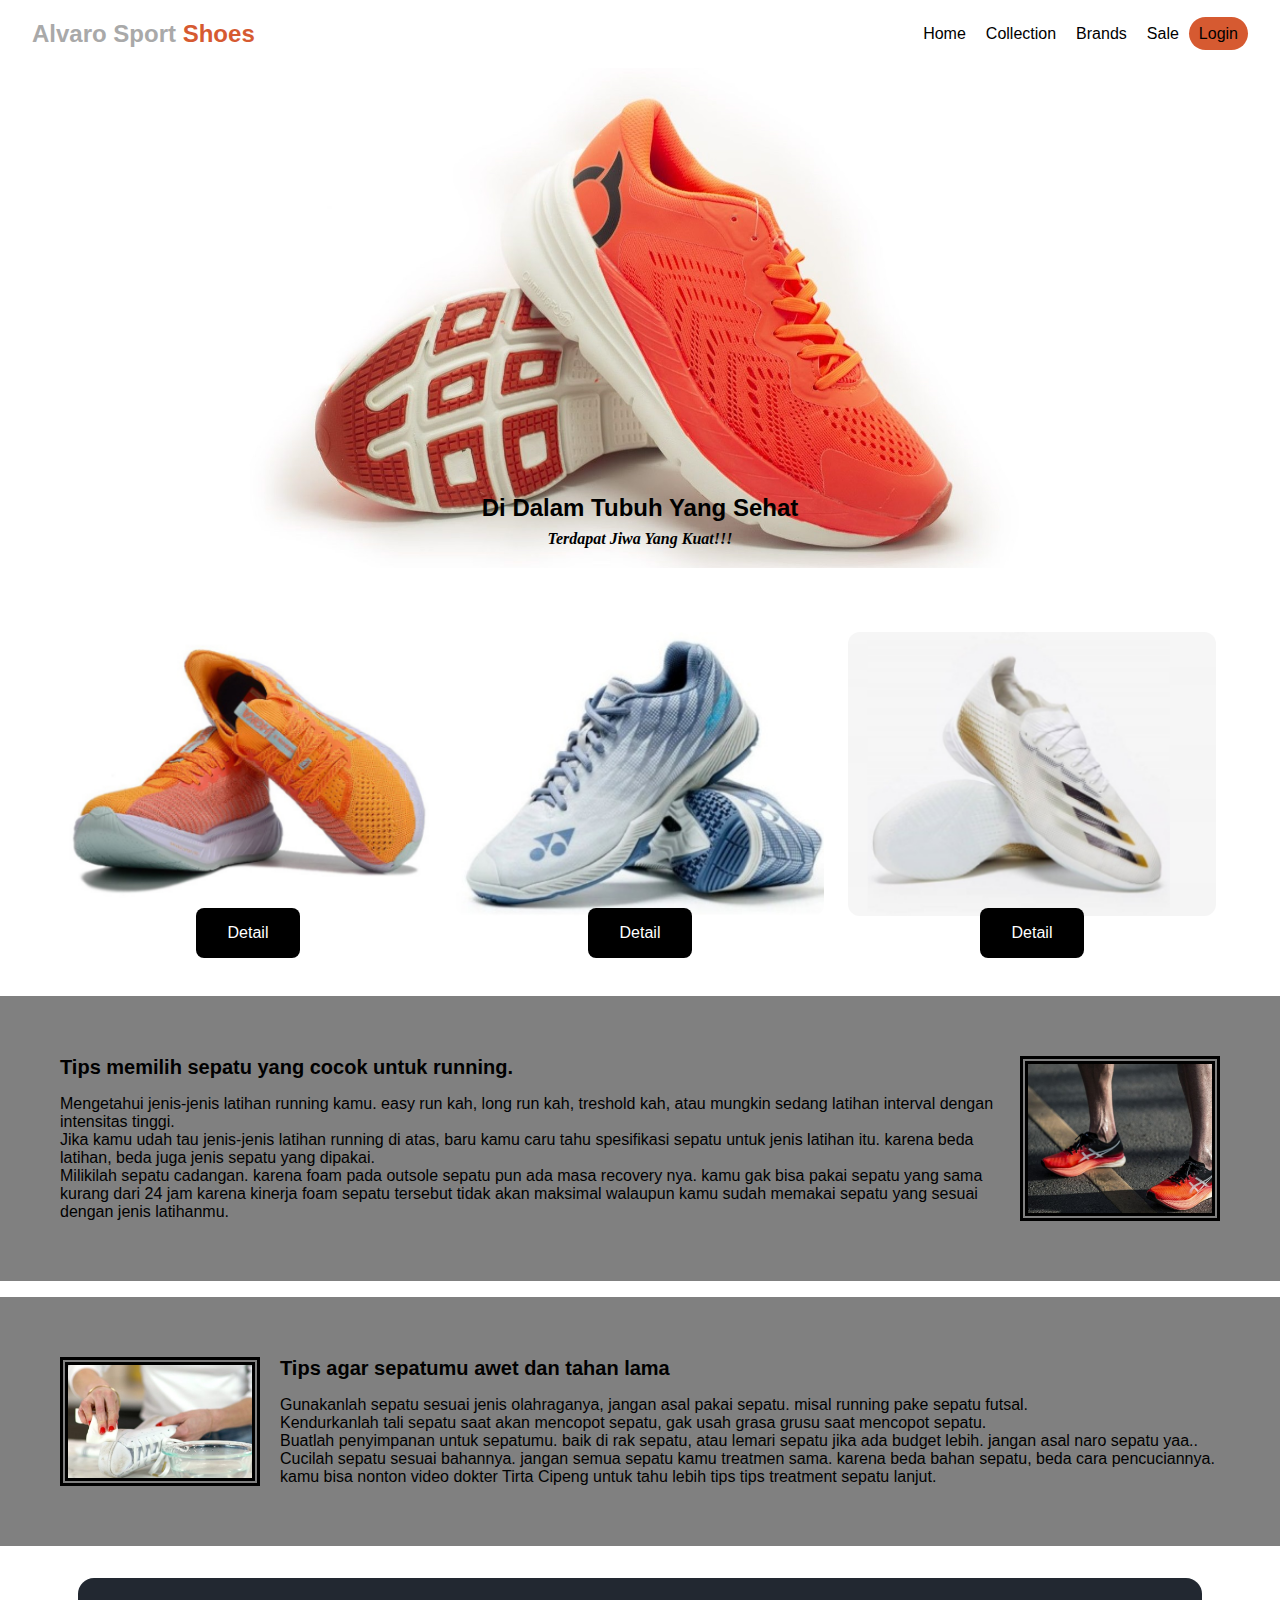
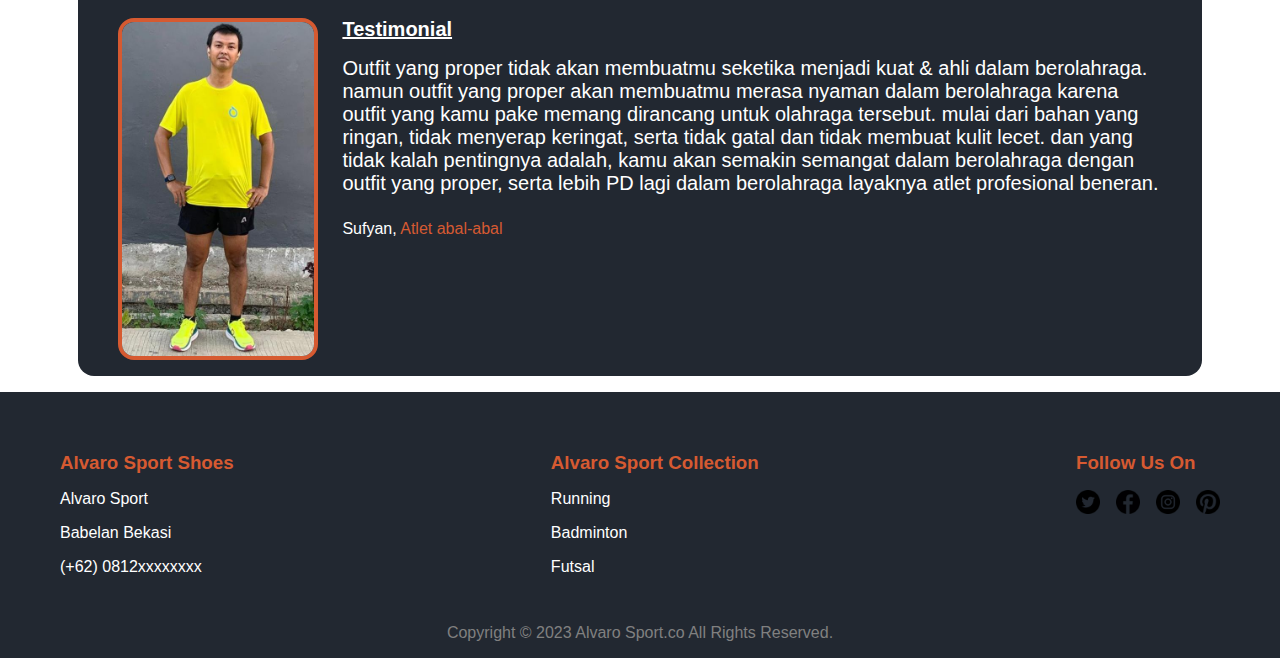
<file: index.html>
<!DOCTYPE html>
<html lang="en">
  <head>
    <meta charset="UTF-8" />
    <meta http-equiv="X-UA-Compatible" content="IE=edge" />
    <meta name="viewport" content="width=device-width, initial-scale=1.0" />
    <title>Alvaro Sport | Maksimalkan Olahragamu Dengan Outfit yang Proper</title>
    <link rel="stylesheet" type="text/css" href="css/style.css" />
    <link rel="stylesheet" href="css/home.css" />
  </head>
  <body>
    <!--navbar start-->
    <header class="navbar">
      <div class="navbar-logo">Alvaro Sport <span>Shoes</span></div>

      <ul class="navbar-list">
        <li class="navbar-item">
          <a class="navbar-link" href="index.html">Home</a>
        </li>

        <li class="navbar-item dropdown">
          <a class="navbar-link" href="collection.html">Collection</a>

          <ul class="dropdown-content">
            <li class="dropdown-item">
              <a class="dropdown-link" href="detail.html">Running</a>
            </li>
            <li class="dropdown-item">
              <a class="dropdown-link" href="detail.html">Badminton</a>
            </li>
            <li class="dropdown-item">
              <a class="dropdown-link" href="detail.html">Futsal</a>
            </li>
          </ul>
        </li>

        <li class="navbar-item dropdown">
          <a class="navbar-link" href="brands.html">Brands</a>
          <ul class="dropdown-content">
            <li class="dropdown-item">
              <a class="dropdown-link" href="detail.html">Ortuseight</a>
            </li>
            <li class="dropdown-item">
              <a class="dropdown-link" href="detail.html">Nineteen</a>
            </li>
            <li class="dropdown-item">
              <a class="dropdown-link" href="detail.html">Hoka</a>
            </li>
          </ul>
        </li>

        <li class="navbar-item">
          <a class="navbar-link" href="sale.html">Sale</a>
        </li>

        <li class="navbar-item">
          <a class="navbar-link navbar-button" href="login.html">Login</a>
        </li>
      </ul>
    </header>
    <!--navbar end-->

    <!-- banner -->
    <div class="banner">
      <img class="banner-image" src="images/running-shoes-banner.jpg" alt="running-shoes-banner" />
      <div class="banner-text">
        <h1 class="banner-title">Di Dalam Tubuh Yang Sehat</h1>
        <p class="banner-desc">Terdapat Jiwa Yang Kuat!!!</p>
      </div>
    </div>
    <!-- banner end -->

    <!-- main start -->
    <main class="shoes">
      <div class="shoes-item">
        <img class="shoes-image" src="images/running-shoes.PNG" alt="running-shoes" />
        <a class="button button-rounded" href="detail.html">Detail</a>
      </div>
      <div class="shoes-item">
        <img class="shoes-image" src="images/badminton-shoes.jpg" alt="badminton-shoes" />
        <a class="button button-rounded" href="detail.html">Detail</a>
      </div>
      <div class="shoes-item">
        <img class="shoes-image" src="images/futsal-shoes.png" alt="futsal-shoes" />
        <a class="button button-rounded" href="detail.html">Detail</a>
      </div>
    </main>
    <!-- main end -->

    <!-- section start -->
    <div class="section">
      <div class="selection-text">
        <h2 class="section-title">Tips memilih sepatu yang cocok untuk running.</h2>
        <p class="section-desc"></p>
        <p>Mengetahui jenis-jenis latihan running kamu. easy run kah, long run kah, treshold kah, atau mungkin sedang latihan interval dengan intensitas tinggi.</p>
        <p>Jika kamu udah tau jenis-jenis latihan running di atas, baru kamu caru tahu spesifikasi sepatu untuk jenis latihan itu. karena beda latihan, beda juga jenis sepatu yang dipakai.</p>
        <p>
          Milikilah sepatu cadangan. karena foam pada outsole sepatu pun ada masa recovery nya. kamu gak bisa pakai sepatu yang sama kurang dari 24 jam karena kinerja foam sepatu tersebut tidak akan maksimal walaupun kamu sudah memakai
          sepatu yang sesuai dengan jenis latihanmu.
        </p>
      </div>
      <img class="section-image" src="images/pemilihan-sepatu.jpg" alt="tips memilih sepatu" />
    </div>

    <div class="section">
      <img class="section-image" src="images/perawatan-sepatu.jpg" alt="cara merawat sepatu" />
      <div class="selection-text">
        <h2 class="section-title">Tips agar sepatumu awet dan tahan lama</h2>
        <p class="section-desc"></p>
        <p>Gunakanlah sepatu sesuai jenis olahraganya, jangan asal pakai sepatu. misal running pake sepatu futsal.</p>
        <p>Kendurkanlah tali sepatu saat akan mencopot sepatu, gak usah grasa grusu saat mencopot sepatu.</p>
        <p>Buatlah penyimpanan untuk sepatumu. baik di rak sepatu, atau lemari sepatu jika ada budget lebih. jangan asal naro sepatu yaa..</p>
        <p>Cucilah sepatu sesuai bahannya. jangan semua sepatu kamu treatmen sama. karena beda bahan sepatu, beda cara pencuciannya. kamu bisa nonton video dokter Tirta Cipeng untuk tahu lebih tips tips treatment sepatu lanjut.</p>
      </div>
    </div>
    <!-- section end -->

    <!-- testimonial start -->
    <div class="testimonial">
      <div class="testimonial-container">
        <img class="testimonial-image" src="images/testimoni-aing.jpeg" alt="sufyan" />
        <div class="testimonial-text">
          <h2 class="testimonial-title">Testimonial</h2>
          <p class="testimonial-desc">
            Outfit yang proper tidak akan membuatmu seketika menjadi kuat & ahli dalam berolahraga. namun outfit yang proper akan membuatmu merasa nyaman dalam berolahraga karena outfit yang kamu pake memang dirancang untuk olahraga
            tersebut. mulai dari bahan yang ringan, tidak menyerap keringat, serta tidak gatal dan tidak membuat kulit lecet. dan yang tidak kalah pentingnya adalah, kamu akan semakin semangat dalam berolahraga dengan outfit yang proper,
            serta lebih PD lagi dalam berolahraga layaknya atlet profesional beneran.
          </p>
          <p class="testimonial-author">Sufyan, <span>Atlet abal-abal</span></p>
        </div>
      </div>
    </div>
    <!-- testimonial end -->

    <!-- footer start -->
    <footer class="footer">
      <div class="footer-content">
        <div class="footer-item">
          <h3 class="footer-title">Alvaro Sport Shoes</h3>
          <ul class="footer-list">
            <li>Alvaro Sport</li>
            <li>Babelan Bekasi</li>
            <li>(+62) 0812xxxxxxxx</li>
          </ul>
        </div>

        <div class="footer-item">
          <h3 class="footer-title">Alvaro Sport Collection</h3>
          <ul class="footer-list">
            <li>
              <a href="detail.html">Running</a>
            </li>
            <li>
              <a href="detail.html">Badminton</a>
            </li>
            <li>
              <a href="detail.html">Futsal</a>
            </li>
          </ul>
        </div>

        <div class="footer-item">
          <h3 class="footer-title">Follow Us On</h3>
          <div class="footer-socials">
            <a href="#">
              <img src="images/twitter.png" alt="" />
            </a>
            <a href="#">
              <img src="images/facebook.png" alt="" />
            </a>
            <a href="#">
              <img src="images/instagram.png" alt="" />
            </a>
            <a href="#">
              <img src="images/pinterest.png" alt="" />
            </a>
          </div>
        </div>
      </div>
      <div class="footer-copy">Copyright &copy 2023 Alvaro Sport.co All Rights Reserved.</div>
    </footer>
    <!-- footer end -->
  </body>
</html>
</file>
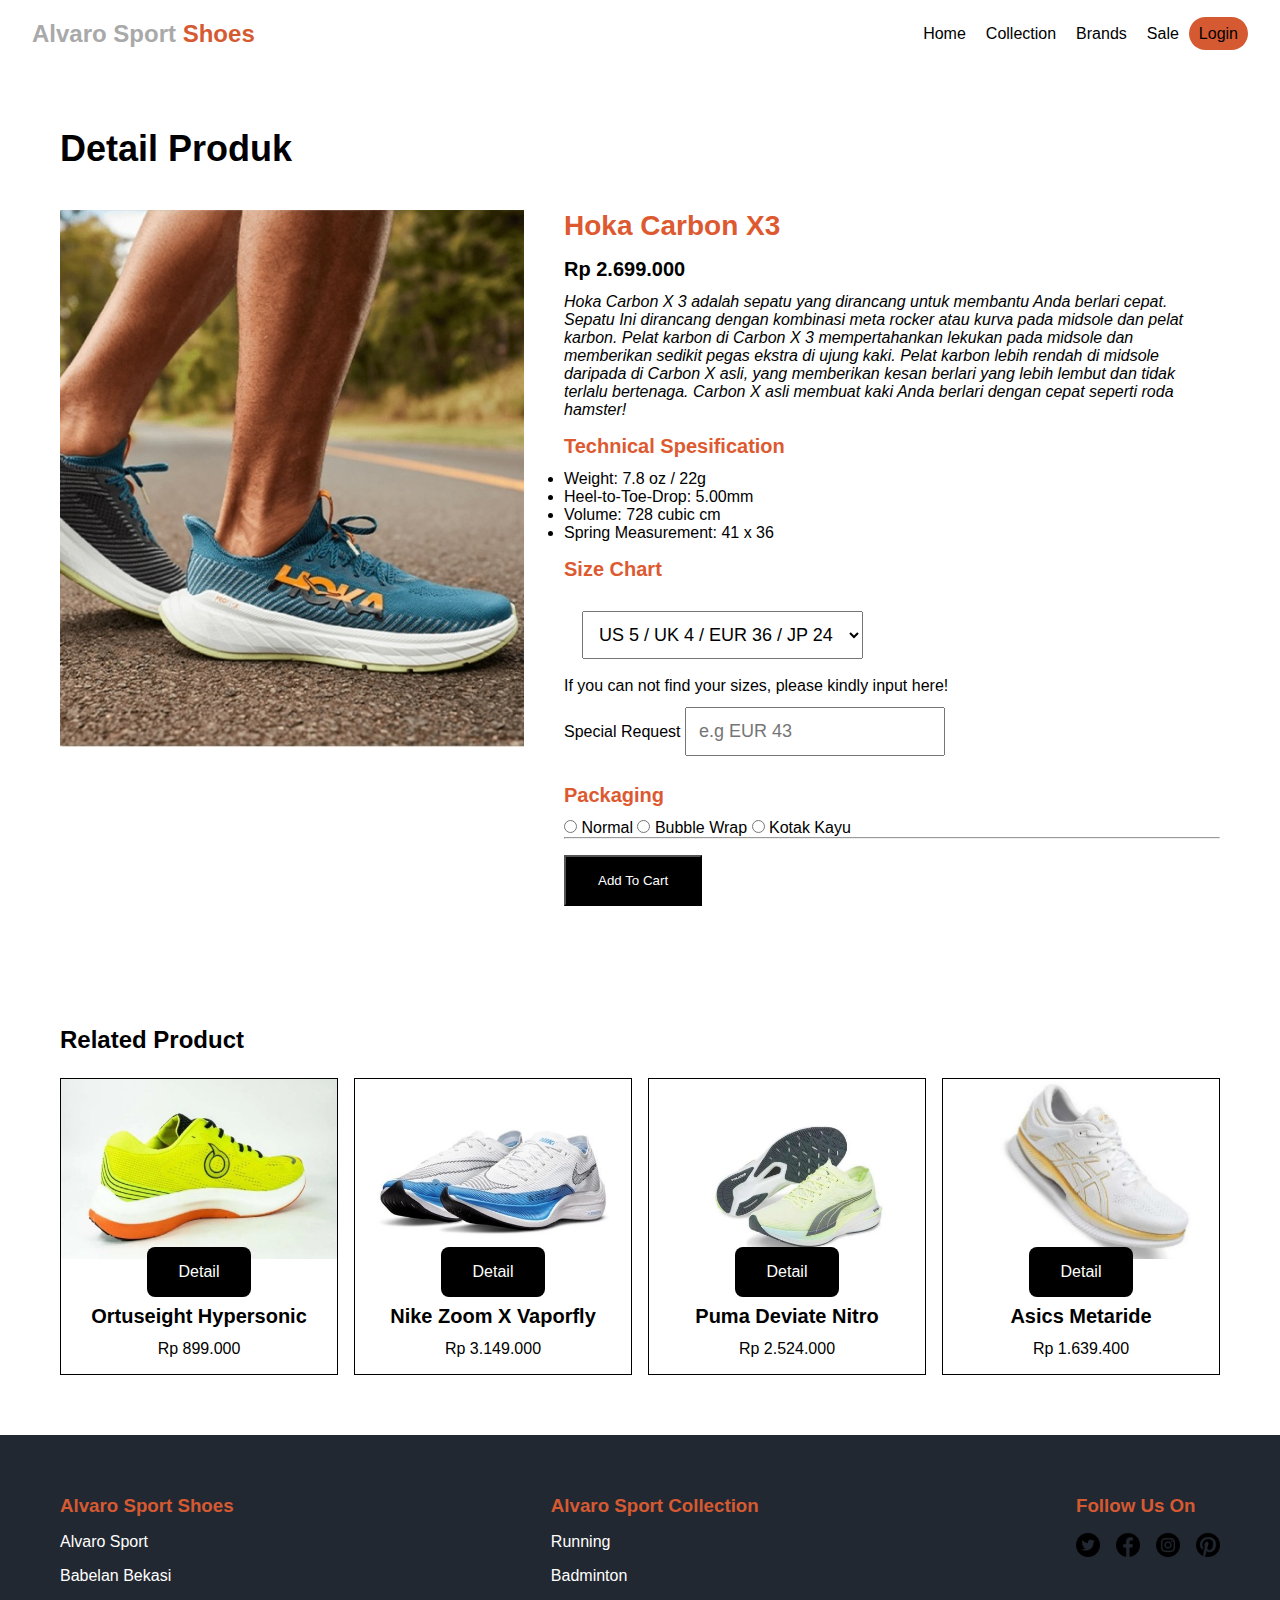
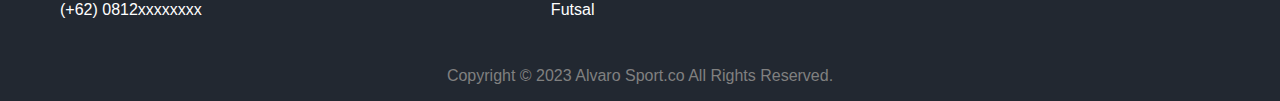
<file: detail.html>
<!DOCTYPE html>
<html lang="en">
  <head>
    <meta charset="UTF-8" />
    <meta http-equiv="X-UA-Compatible" content="IE=edge" />
    <meta name="viewport" content="width=device-width, initial-scale=1.0" />
    <title>Hoka Carbon X3 | Alvaro Sport Shoes</title>
    <link rel="stylesheet" href="css/style.css" />
    <link rel="stylesheet" href="css/detail.css" />
    <link rel="icon" href="images/run.png" type="image/x-icon" />
  </head>
  <body>
    <!--navbar start-->
    <header class="navbar">
      <div class="navbar-logo">Alvaro Sport <span>Shoes</span></div>

      <ul class="navbar-list">
        <li class="navbar-item">
          <a class="navbar-link" href="index.html">Home</a>
        </li>

        <li class="navbar-item dropdown">
          <a class="navbar-link" href="collection.html">Collection</a>

          <ul class="dropdown-content">
            <li class="dropdown-item">
              <a class="dropdown-link" href="detail.html">Running</a>
            </li>
            <li class="dropdown-item">
              <a class="dropdown-link" href="detail.html">Badminton</a>
            </li>
            <li class="dropdown-item">
              <a class="dropdown-link" href="detail.html">Futsal</a>
            </li>
          </ul>
        </li>

        <li class="navbar-item dropdown">
          <a class="navbar-link" href="brands.html">Brands</a>
          <ul class="dropdown-content">
            <li class="dropdown-item">
              <a class="dropdown-link" href="detail.html">Ortuseight</a>
            </li>
            <li class="dropdown-item">
              <a class="dropdown-link" href="detail.html">Nineteen</a>
            </li>
            <li class="dropdown-item">
              <a class="dropdown-link" href="detail.html">Hoka</a>
            </li>
          </ul>
        </li>

        <li class="navbar-item">
          <a class="navbar-link" href="sale.html">Sale</a>
        </li>

        <li class="navbar-item">
          <a class="navbar-link navbar-button" href="login.html">Login</a>
        </li>
      </ul>
    </header>
    <!--navbar end-->

    <!-- main start -->
    <main class="detail">
      <p class="detail-title">Detail Produk</p>
      <div class="product">
        <img
          class="product-image"
          src="images/hoka-carbon-x3.jpg"
          alt="Hoka-carbon-x3"
        />
        <div class="product-text">
          <h1 class="product-title">Hoka Carbon X3</h1>
          <div class="product-section">
            <h2 class="product-subtitle text-black">Rp 2.699.000</h2>
            <p class="product-desc text-italic">
              Hoka Carbon X 3 adalah sepatu yang dirancang untuk membantu Anda
              berlari cepat. Sepatu Ini dirancang dengan kombinasi meta rocker
              atau kurva pada midsole dan pelat karbon. Pelat karbon di Carbon X
              3 mempertahankan lekukan pada midsole dan memberikan sedikit pegas
              ekstra di ujung kaki. Pelat karbon lebih rendah di midsole
              daripada di Carbon X asli, yang memberikan kesan berlari yang
              lebih lembut dan tidak terlalu bertenaga. Carbon X asli membuat
              kaki Anda berlari dengan cepat seperti roda hamster!
            </p>
          </div>
          <div class="product-subtitle">Technical Spesification</div>
          <div class="product-section">
            <ul>
              <li>Weight: 7.8 oz / 22g</li>
              <li>Heel-to-Toe-Drop: 5.00mm</li>
              <li>Volume: 728 cubic cm</li>
              <li>Spring Measurement: 41 x 36</li>
            </ul>
          </div>
          <form>
            <div class="product-section">
              <h2 class="product-subtitle">Size Chart</h2>
              <select class="select" name="size">
                <option value="us5">US 5 / UK 4 / EUR 36 / JP 24</option>
                <option value="us6">US 6 / UK 5 / EUR 37 / JP 25</option>
                <option value="us7">US 7 / UK 5 / EUR 38 / JP 26</option>
              </select>
              <p>If you can not find your sizes, please kindly input here!</p>
              <label class="input-text">
                Special Request
                <input
                  type="text"
                  name="custom-chart"
                  placeholder="e.g EUR 43"
                />
              </label>
            </div>
            <div class="product-sec">
              <h2 class="product-subtitle">Packaging</h2>
              <div>
                <label>
                  <input type="radio" value="normal" name="packaging" />
                  Normal
                </label>
                <label>
                  <input type="radio" value="bubble-wrap" name="packaging" />
                  Bubble Wrap
                </label>
                <label>
                  <input type="radio" value="kotak-kayu" name="packaging" />
                  Kotak Kayu
                </label>
              </div>
            </div>
            <hr class="product-separator" />
            <button class="button">Add To Cart</button>
          </form>
        </div>
      </div>
    </main>
    <!-- main end -->

    <!-- related start -->
    <div class="related">
      <h2>Related Product</h2>
      <div class="related-container">
        <div class="related-card">
          <img
            class="related-image"
            src="images/ortuseight-hypersonic.jpg"
            alt="ortuseight-hypersonic"
          />
          <div class="related-body">
            <a class="button button-rounded" href="detail.html">Detail</a>
            <h3 class="related-title">Ortuseight Hypersonic</h3>
            <p class="related-price">Rp 899.000</p>
          </div>
        </div>

        <div class="related-card">
          <img
            class="related-image"
            src="images/nike-zoomx-vaporfly.jpg"
            alt="nike-zoomx-vaporfly"
          />
          <div class="related-body">
            <a class="button button-rounded" href="detail.html">Detail</a>
            <h3 class="related-title">Nike Zoom X Vaporfly</h3>
            <p class="related-price">Rp 3.149.000</p>
          </div>
        </div>

        <div class="related-card">
          <img
            class="related-image"
            src="images/puma-deviate-nitro.PNG"
            alt="puma-deviate-nitro"
          />
          <div class="related-body">
            <a class="button button-rounded" href="detail.html">Detail</a>
            <h3 class="related-title">Puma Deviate Nitro</h3>
            <p class="related-price">Rp 2.524.000</p>
          </div>
        </div>

        <div class="related-card">
          <img
            class="related-image"
            src="images/asics-metaride.jpg"
            alt="asics-metaride"
          />
          <div class="related-body">
            <a class="button button-rounded" href="detail.html">Detail</a>
            <h3 class="related-title">Asics Metaride</h3>
            <p class="related-price">Rp 1.639.400</p>
          </div>
        </div>
      </div>
    </div>
    <!-- related end -->

    <!-- footer start -->
    <footer class="footer">
      <div class="footer-content">
        <div class="footer-item">
          <h3 class="footer-title">Alvaro Sport Shoes</h3>
          <ul class="footer-list">
            <li>Alvaro Sport</li>
            <li>Babelan Bekasi</li>
            <li>(+62) 0812xxxxxxxx</li>
          </ul>
        </div>

        <div class="footer-item">
          <h3 class="footer-title">Alvaro Sport Collection</h3>
          <ul class="footer-list">
            <li>
              <a href="detail.html">Running</a>
            </li>
            <li>
              <a href="detail.html">Badminton</a>
            </li>
            <li>
              <a href="detail.html">Futsal</a>
            </li>
          </ul>
        </div>

        <div class="footer-item">
          <h3 class="footer-title">Follow Us On</h3>
          <div class="footer-socials">
            <a href="#">
              <img src="images/twitter.png" alt="" />
            </a>
            <a href="#">
              <img src="images/facebook.png" alt="" />
            </a>
            <a href="#">
              <img src="images/instagram.png" alt="" />
            </a>
            <a href="#">
              <img src="images/pinterest.png" alt="" />
            </a>
          </div>
        </div>
      </div>
      <div class="footer-copy">
        Copyright &copy 2023 Alvaro Sport.co All Rights Reserved.
      </div>
    </footer>
    <!-- footer end -->
  </body>
</html>
</file>
<file: css/style.css>
* {
  margin: 0;
  padding: 0;
  box-sizing: border-box;
}

body {
  font-family: sans-serif;
}

/* navbar start */
.navbar {
  display: flex;
  justify-content: space-between;
  align-items: center;
  padding: 20px 32px;
}

.navbar-logo {
  font-size: 24px;
  font-weight: bold;
  color: darkgrey;
}
.navbar-logo span {
  color: #d65a31;
}

.navbar-list {
  list-style: none;
  display: flex;
}

.navbar-link {
  text-decoration: none;
  color: black;
  padding: 8px 10px;
}

.navbar-link:hover {
  color: #d65a31;
}

.navbar-button {
  background-color: #d65a31;
  border-radius: 999px;
}

.navbar-button:hover {
  color: #d65a31;
  background-color: black;
}
/* navbar end */

/*dropdwon start */
.dropdown-content {
  background-color: #eeeeee;
  list-style: none;
  position: fixed;
  display: none;
  z-index: 999;
}

.dropdown:hover .dropdown-content {
  display: block;
}
.dropdown-item {
  padding: 16px 24px;
  transition: 0.2s;
}
.dropdown-item:hover {
  background-color: black;
}
.dropdown-item:hover .dropdown-link {
  color: #d65a31;
}

.dropdown-link {
  text-decoration: none;
  color: black;
}

/* dropdown end */

/* button start */
.button {
  background-color: black;
  color: white;
  padding: 16px 32px;
  display: inline-block;
  text-decoration: none;
  transition: 0.2s;
}
.button-rounded {
  border-radius: 8px;
}
.button:hover {
  background-color: white;
  color: #d65a31;
}
/* button end */

/* footer start */
.footer {
  background-color: #222831;
  color: white;
  padding: 60px 60px 16px 60px;
  background-image: url(https://i.ibb.co/WxCr5K7/sport-shoes.png);
  background-size: 60px;
  background-repeat: repeat-y;
}
.footer-content {
  display: flex;
  justify-content: space-between;
  gap: 40px;
}
.footer-title {
  color: #d65a31;
  margin-bottom: 16px;
}
.footer-list {
  list-style: none;
}
.footer-list li,
.footer-list li a {
  color: white;
  text-decoration: none;
  margin-bottom: 16px;
}

.footer-socials {
  display: flex;
  gap: 16px;
}

.footer-socials a img {
  width: 24px;
}

.footer-copy {
  color: grey;
  text-align: center;
  margin-top: 32px;
}
/* footer end */

/* select start */
.select {
  padding: 12px;
  font-size: 18px;
  margin: 18px;
}
/* select end */

/* input text start */
.input-text input {
  padding: 12px;
  font-size: 18px;
  margin: 12px 0;
}
/* input text end */

/* input radio start */
.input-radio {
  margin-right: 12px;
}
/* input radio end */

/* utility class start */
.text-black {
  color: black !important;
}
.text-italic {
  font-style: italic !important;
}
/* utility class end */

/* tablet device */
@media screen and (max-width: 992px) {
  .navbar {
    flex-direction: column;
  }
  .navbar-logo {
    margin-bottom: 16px;
  }
  .footer-content {
    flex-direction: column;
  }
  .footer-item {
    text-align: center;
  }
  .footer-socials {
    justify-content: center;
  }
}

/* mobile device */
@media screen and (max-width: 576px) {
  .navbar {
    padding: 16px;
  }
  .navbar-link {
    font-size: 14px;
    padding: 12px;
  }
}
</file>
<file: css/home.css>
/* banner start*/
.banner {
  border-bottom: 1px;
  height: 500px;
  position: relative;
}
.banner-image {
  width: 100%;
  height: 100%;
  object-fit: contain;
}

.banner-text {
  position: absolute;
  bottom: 20px;
  text-align: center;
  width: 100%;
}

.banner-title {
  font-size: 24px;
  margin-bottom: 8px;
}
.banner-desc {
  font-weight: bold;
  font-family: serif;
  font-style: italic;
}

/* baner end */

/* shoes start */
.shoes {
  display: flex;
  background-image: url(https://i.ibb.co/WxCr5K7/sport-shoes.png);
  background-size: 60px;
  padding: 60px;
  gap: 16px;
  margin-bottom: 16px;
}

.shoes-item {
  width: 33%;
  text-align: center;
}
.shoes-item .button {
  margin-top: -24px;
}

.shoes-image {
  width: 100%;
  height: 100%;
  object-fit: cover;
  border-radius: 16px;
  border: 4px solid white;
}

/* shoes end */

/* section start */
.section {
  background-color: grey;
  display: flex;
  gap: 20px;
  padding: 60px;
  margin-bottom: 16px;
}
.section-title {
  margin-bottom: 16px;
  font-size: 20px;
}

.section-image {
  border: 8px double black;
  width: 200px;
  object-fit: cover;
}

/* section end */

/* testimonial start */
.testimonial {
  padding: 16px;
}
.testimonial-container {
  background-color: #222831;
  display: flex;
  padding: 40px 40px 16px 40px;
  color: white;
  gap: 24px;
  border-radius: 16px;
  width: 90%;
  margin: 0 auto;
  transition: 0.2s;
}
.testimonial-container:hover {
  width: 100%;
}
.testimonial-image {
  width: 200px;
  border-radius: 16px;
  border: 4px solid #d65a31;
}
.testimonial-title {
  font-size: 20px;
  margin-bottom: 16px;
  text-decoration: underline;
}

.testimonial-desc {
  margin-bottom: 25px;
  font-size: 20px;
}
.testimonial-author span {
  color: #d65a31;
}
/* testimonial end */

/* tablet device */
@media screen and (max-width: 992px) {
  .shoes {
    flex-direction: column;
  }
  .shoes-item {
    width: 100%;
  }
  /* .shoes-image {
    height: 300px;
  } */
  .section {
    flex-direction: column;
  }
  .section-image {
    width: 100%;
  }
  .testimonial-container {
    flex-direction: column;
  }
  .testimonial-image {
    width: 100%;
  }
}

/* mobile device */
@media screen and (max-width: 576px) {
  .shoes {
    padding: 24px;
  }
  /* .shoes-image {
    height: 200px;
  } */
  .section {
    padding: 24px;
  }
  .testimonial-container {
    padding: 20px;
  }
  .testimonial-desc {
    font-size: 16px;
  }
}
</file>
<file: css/detail.css>
/* detail start */
.detail {
  padding: 60px;
}
.detail-title {
  font-size: 36px;
  font-weight: bold;
  margin-bottom: 40px;
}
.product {
  display: flex;
  gap: 40px;
  align-items: flex-start;
}
.product-image {
  width: 40%;
  /* object-fit: contain; */
}
.product-text {
  width: 60%;
}
.product-section {
  margin-bottom: 16px;
}
.product-title {
  color: #dd5a31;
  font-size: 28px;
  margin-bottom: 16px;
}
.product-subtitle {
  font-size: 20px;
  margin-bottom: 12px;
  font-weight: bold;
  color: #dd5a31;
}
x .product-desc {
  font-size: 16p;
}
.product-separator {
  margin-bottom: 16px;
}
/* detail end */

/* related start */
.related {
  padding: 60px;
}
.related h2 {
  margin-bottom: 24px;
}
.related-container {
  display: flex;
  gap: 16px;
}
.related-card {
  width: 25%;
  border: 1px solid black;
}
.related-image {
  width: 100%;
  height: 180px;
  object-fit: cover;
}
.related-body {
  text-align: center;
}
.related-card .button {
  position: relative;
  margin-top: -24px;
}
.related-title {
  margin-bottom: 12px;
  margin-top: 8px;
  font-size: 20px;
}
.related-price {
  margin-bottom: 16px;
}

/* related end */

/* tablet device */
@media screen and (max-width: 992px) {
  .product {
    flex-direction: column;
    align-items: center;
  }
  .related-container {
    flex-direction: column;
  }
  .related-card {
    width: 100%;
  }
}
</file>
